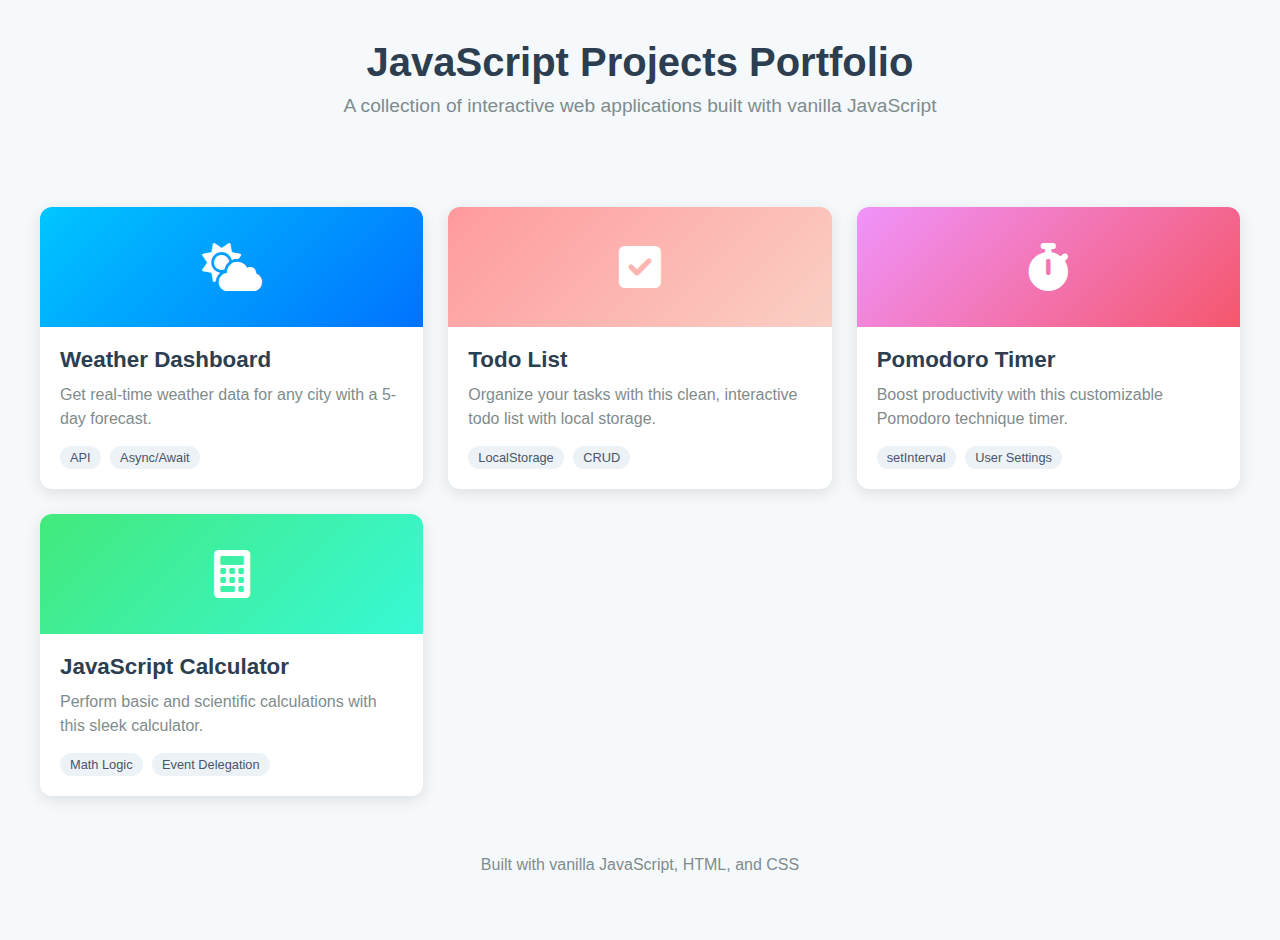
<file: index.html>
<!DOCTYPE html>
<html lang="en">
<head>
    <meta charset="UTF-8">
    <meta name="viewport" content="width=device-width, initial-scale=1.0">
    <title>JavaScript Projects Portfolio</title>
    <link rel="stylesheet" href="https://cdnjs.cloudflare.com/ajax/libs/font-awesome/6.0.0-beta3/css/all.min.css">
    <style>
        * {
            margin: 0;
            padding: 0;
            box-sizing: border-box;
            font-family: 'Segoe UI', Tahoma, Geneva, Verdana, sans-serif;
        }

        body {
            background-color: #f5f9fc;
            color: #333;
            min-height: 100vh;
            padding: 20px;
        }

        .container {
            max-width: 1200px;
            margin: 0 auto;
        }

        header {
            text-align: center;
            margin-bottom: 40px;
            padding: 20px;
        }

        h1 {
            font-size: 2.5rem;
            margin-bottom: 10px;
            color: #2c3e50;
        }

        .subtitle {
            font-size: 1.2rem;
            color: #7f8c8d;
            margin-bottom: 30px;
        }

        .projects-grid {
            display: grid;
            grid-template-columns: repeat(auto-fill, minmax(300px, 1fr));
            gap: 25px;
            margin-bottom: 40px;
        }

        .project-card {
            background-color: white;
            border-radius: 12px;
            box-shadow: 0 4px 15px rgba(0, 0, 0, 0.1);
            overflow: hidden;
            transition: transform 0.3s ease, box-shadow 0.3s ease;
            cursor: pointer;
            position: relative;
        }

        .project-card:hover {
            transform: translateY(-5px);
            box-shadow: 0 10px 20px rgba(0, 0, 0, 0.15);
        }

        .card-icon {
            height: 120px;
            display: flex;
            align-items: center;
            justify-content: center;
            font-size: 3rem;
            background: linear-gradient(135deg, #6a11cb 0%, #2575fc 100%);
            color: white;
        }

        .card-icon.weather {
            background: linear-gradient(135deg, #00c6ff 0%, #0072ff 100%);
        }

        .card-icon.todo {
            background: linear-gradient(135deg, #ff9a9e 0%, #fad0c4 100%);
        }

        .card-icon.timer {
            background: linear-gradient(135deg, #f093fb 0%, #f5576c 100%);
        }

        .card-icon.calculator {
            background: linear-gradient(135deg, #43e97b 0%, #38f9d7 100%);
        }


        .card-content {
            padding: 20px;
        }

        .card-title {
            font-size: 1.4rem;
            font-weight: 600;
            margin-bottom: 10px;
            color: #2c3e50;
        }

        .card-description {
            color: #7f8c8d;
            line-height: 1.5;
        }

        .card-tag {
            display: inline-block;
            background-color: #edf2f7;
            color: #4a5568;
            font-size: 0.8rem;
            padding: 4px 10px;
            border-radius: 30px;
            margin-top: 15px;
            margin-right: 5px;
        }

        #app-container {
            display: flex;
            flex-direction: column;
            height: 100vh;
        }

        #main-view {
            flex: 1;
        }

        #project-view {
            display: none;
            flex: 1;
            height: 100%;
        }

        #project-iframe {
            width: 100%;
            height: calc(100vh - 60px);
            border: none;
        }

        .back-button {
            position: fixed;
            top: 20px;
            left: 20px;
            z-index: 10;
            background-color: white;
            color: #333;
            border: none;
            border-radius: 50%;
            width: 50px;
            height: 50px;
            box-shadow: 0 2px 10px rgba(0, 0, 0, 0.1);
            cursor: pointer;
            display: flex;
            align-items: center;
            justify-content: center;
            font-size: 1.5rem;
            transition: all 0.3s ease;
        }

        .back-button:hover {
            background-color: #f8f9fa;
            transform: scale(1.05);
        }

        footer {
            text-align: center;
            padding: 20px;
            margin-top: 40px;
            color: #7f8c8d;
        }

        /* Animation */
        @keyframes fadeIn {
            from { opacity: 0; }
            to { opacity: 1; }
        }

        .fadeIn {
            animation: fadeIn 0.5s ease-in-out;
        }
    </style>
</head>
<body>
    <div id="app-container">
        <div id="main-view" class="fadeIn">
            <div class="container">
                <header>
                    <h1>JavaScript Projects Portfolio</h1>
                    <p class="subtitle">A collection of interactive web applications built with vanilla JavaScript</p>
                </header>

                <div class="projects-grid">
                    <!-- Weather App -->
                    <div class="project-card" data-project="weather">
                        <div class="card-icon weather">
                            <i class="fas fa-cloud-sun"></i>
                        </div>
                        <div class="card-content">
                            <h3 class="card-title">Weather Dashboard</h3>
                            <p class="card-description">Get real-time weather data for any city with a 5-day forecast.</p>
                            <span class="card-tag">API</span>
                            <span class="card-tag">Async/Await</span>
                        </div>
                    </div>

                    <!-- Todo App -->
                    <div class="project-card" data-project="todo">
                        <div class="card-icon todo">
                            <i class="fas fa-check-square"></i>
                        </div>
                        <div class="card-content">
                            <h3 class="card-title">Todo List</h3>
                            <p class="card-description">Organize your tasks with this clean, interactive todo list with local storage.</p>
                            <span class="card-tag">LocalStorage</span>
                            <span class="card-tag">CRUD</span>
                        </div>
                    </div>

                    <!-- Timer App -->
                    <div class="project-card" data-project="timer">
                        <div class="card-icon timer">
                            <i class="fas fa-stopwatch"></i>
                        </div>
                        <div class="card-content">
                            <h3 class="card-title">Pomodoro Timer</h3>
                            <p class="card-description">Boost productivity with this customizable Pomodoro technique timer.</p>
                            <span class="card-tag">setInterval</span>
                            <span class="card-tag">User Settings</span>
                        </div>
                    </div>

                    <!-- Calculator -->
                    <div class="project-card" data-project="calculator">
                        <div class="card-icon calculator">
                            <i class="fas fa-calculator"></i>
                        </div>
                        <div class="card-content">
                            <h3 class="card-title">JavaScript Calculator</h3>
                            <p class="card-description">Perform basic and scientific calculations with this sleek calculator.</p>
                            <span class="card-tag">Math Logic</span>
                            <span class="card-tag">Event Delegation</span>
                        </div>
                    </div>
                </div>

                <footer>
                    <p>Built with vanilla JavaScript, HTML, and CSS</p>
                </footer>
            </div>
        </div>

        <div id="project-view">
            <button id="back-button" class="back-button">
                <i class="fas fa-arrow-left"></i>
            </button>
            <iframe id="project-iframe" frameborder="0"></iframe>
        </div>
    </div>

    <script>
        document.addEventListener('DOMContentLoaded', () => {
            const projectCards = document.querySelectorAll('.project-card');
            const mainView = document.getElementById('main-view');
            const projectView = document.getElementById('project-view');
            const projectIframe = document.getElementById('project-iframe');
            const backButton = document.getElementById('back-button');

            // Map project identifiers to their file paths
            const projectPaths = {
                weather: './projects/weather/index.html',
                todo: './projects/todo/index.html',
                timer: './projects/timer/index.html',
                calculator: './projects/calculator/index.html',
                
            };

            // Check if there's a project to load from URL or localStorage
            function checkForProjectToLoad() {
                // First check URL params
                const urlParams = new URLSearchParams(window.location.search);
                const projectParam = urlParams.get('project');
                
                // Then check localStorage
                const storedProject = localStorage.getItem('currentProject');
                
                // URL param takes precedence
                const projectToLoad = projectParam || storedProject;
                
                if (projectToLoad && projectPaths[projectToLoad]) {
                    openProject(projectToLoad);
                }
            }

            // Open project function
            function openProject(projectId) {
                const projectPath = projectPaths[projectId];
                
                // Save current project to localStorage
                localStorage.setItem('currentProject', projectId);
                
                // Update URL without reloading page
                const url = new URL(window.location);
                url.searchParams.set('project', projectId);
                window.history.pushState({}, '', url);
                
                // Load project in iframe
                projectIframe.src = projectPath;
                
                // Hide main view, show project view
                mainView.style.display = 'none';
                projectView.style.display = 'block';
                projectView.classList.add('fadeIn');
            }

            // Return to main function
            function returnToMain() {
                // Remove project from localStorage and URL
                localStorage.removeItem('currentProject');
                const url = new URL(window.location);
                url.searchParams.delete('project');
                window.history.pushState({}, '', url);
                
                // Hide project view, show main view
                projectView.style.display = 'none';
                mainView.style.display = 'block';
                mainView.classList.add('fadeIn');
                
                // Clear iframe source to stop any running processes
                setTimeout(() => {
                    projectIframe.src = '';
                }, 300);
            }

            // Open project when card is clicked
            projectCards.forEach(card => {
                card.addEventListener('click', () => {
                    const projectId = card.getAttribute('data-project');
                    openProject(projectId);
                });
            });

            // Return to main view when back button is clicked
            backButton.addEventListener('click', returnToMain);
            
            // Handle browser back button
            window.addEventListener('popstate', () => {
                const urlParams = new URLSearchParams(window.location.search);
                const projectParam = urlParams.get('project');
                
                if (projectParam && projectPaths[projectParam]) {
                    openProject(projectParam);
                } else {
                    returnToMain();
                }
            });
            
            // Check if we need to load a project on page load
            checkForProjectToLoad();
        });
    </script>
</body>
</html>
</file>
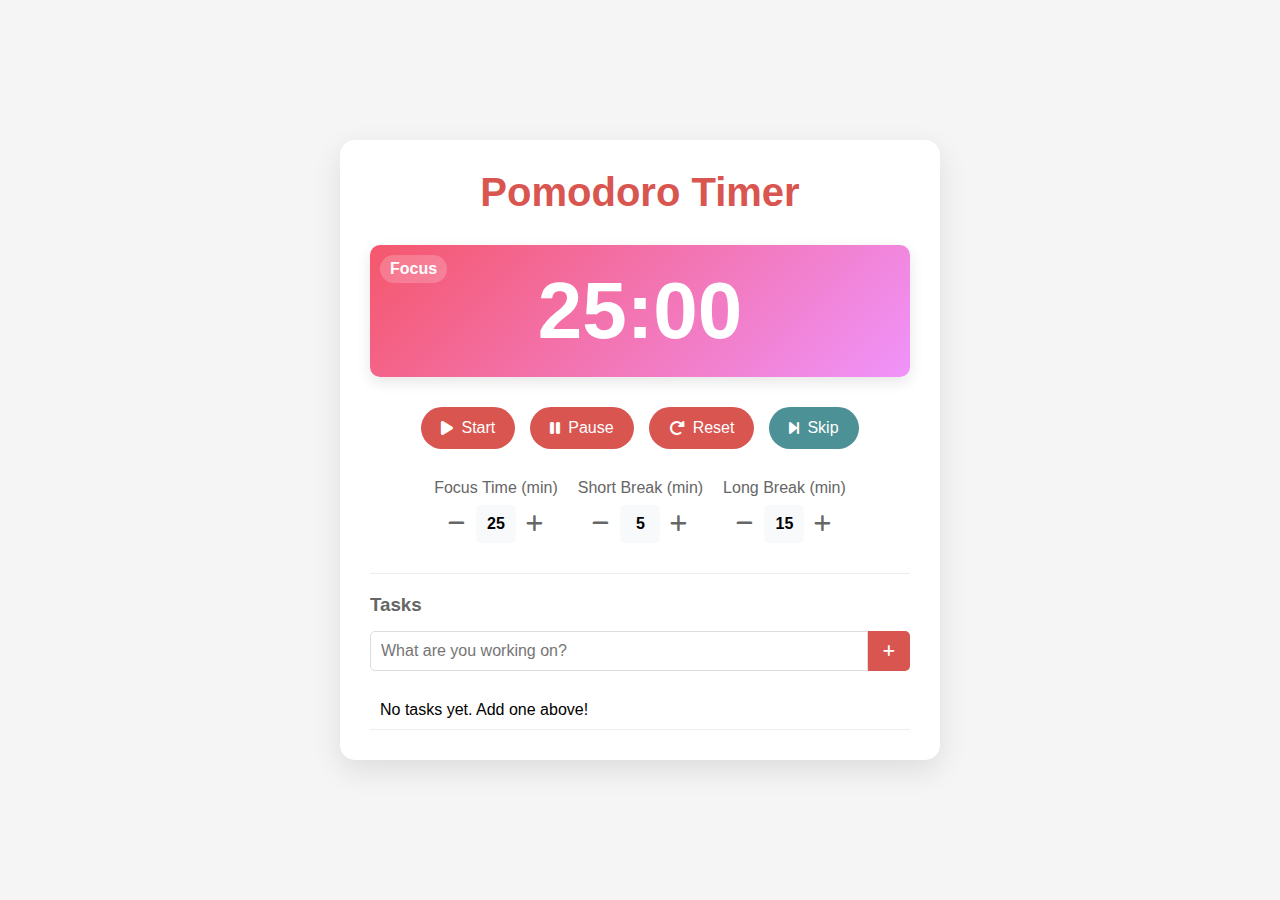
<file: projects/timer/index.html>
<!DOCTYPE html>
<html lang="en">
<head>
    <meta charset="UTF-8">
    <meta name="viewport" content="width=device-width, initial-scale=1.0">
    <title>Pomodoro Timer</title>
    <link rel="stylesheet" href="https://cdnjs.cloudflare.com/ajax/libs/font-awesome/6.0.0-beta3/css/all.min.css">
    <style>
        * {
            margin: 0;
            padding: 0;
            box-sizing: border-box;
            font-family: 'Segoe UI', Tahoma, Geneva, Verdana, sans-serif;
        }

        body {
            background-color: #f5f5f5;
            min-height: 100vh;
            display: flex;
            align-items: center;
            justify-content: center;
            padding: 20px;
        }

        .container {
            max-width: 600px;
            width: 100%;
            background-color: white;
            border-radius: 15px;
            box-shadow: 0 10px 30px rgba(0,0,0,0.1);
            padding: 30px;
            text-align: center;
        }

        h1 {
            color: #d95550;
            margin-bottom: 30px;
            font-size: 2.5rem;
        }

        .timer-display {
            background: linear-gradient(135deg, #f5576c, #f093fb);
            color: white;
            border-radius: 10px;
            font-size: 5rem;
            padding: 20px;
            margin-bottom: 30px;
            box-shadow: 0 5px 15px rgba(0,0,0,0.1);
            font-weight: bold;
            position: relative;
        }

        .session-label {
            position: absolute;
            top: 10px;
            left: 10px;
            font-size: 1rem;
            background-color: rgba(255, 255, 255, 0.2);
            padding: 5px 10px;
            border-radius: 20px;
        }

        .controls {
            display: flex;
            justify-content: center;
            margin-bottom: 30px;
            gap: 15px;
        }

        .btn {
            background-color: #d95550;
            color: white;
            border: none;
            padding: 12px 20px;
            border-radius: 30px;
            cursor: pointer;
            font-size: 1rem;
            transition: all 0.3s ease;
            display: flex;
            align-items: center;
            justify-content: center;
            gap: 8px;
        }

        .btn:hover {
            background-color: #c04a46;
            transform: translateY(-2px);
        }

        .btn:active {
            transform: translateY(0);
        }

        .btn-secondary {
            background-color: #4c9195;
        }

        .btn-secondary:hover {
            background-color: #3b7478;
        }

        .settings {
            display: flex;
            justify-content: center;
            margin-bottom: 20px;
            gap: 20px;
        }

        .setting-group {
            display: flex;
            flex-direction: column;
            align-items: center;
        }

        .setting-group label {
            margin-bottom: 8px;
            color: #666;
        }

        .time-setting {
            display: flex;
            align-items: center;
            gap: 10px;
        }

        .time-display {
            background-color: #f8f9fa;
            padding: 10px;
            border-radius: 5px;
            min-width: 40px;
            font-weight: bold;
        }

        .increment-btn, .decrement-btn {
            background: none;
            border: none;
            font-size: 1.2rem;
            cursor: pointer;
            color: #666;
            transition: color 0.3s;
        }

        .increment-btn:hover, .decrement-btn:hover {
            color: #d95550;
        }

        .tasks {
            margin-top: 30px;
            text-align: left;
            border-top: 1px solid #eee;
            padding-top: 20px;
        }

        .tasks h3 {
            margin-bottom: 15px;
            color: #666;
        }

        .task-form {
            display: flex;
            margin-bottom: 20px;
        }

        #task-input {
            flex: 1;
            padding: 10px;
            border: 1px solid #ddd;
            border-radius: 5px 0 0 5px;
            font-size: 1rem;
        }

        #add-task-btn {
            padding: 10px 15px;
            background-color: #d95550;
            color: white;
            border: none;
            border-radius: 0 5px 5px 0;
            cursor: pointer;
        }

        .task-list {
            list-style-type: none;
        }

        .task-item {
            display: flex;
            align-items: center;
            padding: 10px;
            border-bottom: 1px solid #eee;
        }

        .task-checkbox {
            margin-right: 10px;
        }

        .task-text {
            flex: 1;
        }

        .completed {
            text-decoration: line-through;
            color: #999;
        }

        .task-delete {
            background: none;
            border: none;
            color: #d95550;
            cursor: pointer;
            font-size: 1rem;
        }

        @media (max-width: 576px) {
            .timer-display {
                font-size: 4rem;
            }

            .settings {
                flex-direction: column;
                gap: 15px;
            }

            .controls {
                flex-wrap: wrap;
            }
        }

        /* Timer animations */
        @keyframes pulse {
            0% { transform: scale(1); }
            50% { transform: scale(1.03); }
            100% { transform: scale(1); }
        }

        .pulse {
            animation: pulse 1s infinite;
        }
    </style>
</head>
<body>
    <div class="container">
        <h1>Pomodoro Timer</h1>
        
        <div class="timer-display" id="timer">
            <span class="session-label" id="session-label">Focus</span>
            <span id="time-left">25:00</span>
        </div>
        
        <div class="controls">
            <button class="btn" id="start-btn">
                <i class="fas fa-play"></i> Start
            </button>
            <button class="btn" id="pause-btn" disabled>
                <i class="fas fa-pause"></i> Pause
            </button>
            <button class="btn" id="reset-btn">
                <i class="fas fa-redo-alt"></i> Reset
            </button>
            <button class="btn btn-secondary" id="skip-btn">
                <i class="fas fa-step-forward"></i> Skip
            </button>
        </div>
        
        <div class="settings">
            <div class="setting-group">
                <label>Focus Time (min)</label>
                <div class="time-setting">
                    <button class="decrement-btn" id="focus-decrement">
                        <i class="fas fa-minus"></i>
                    </button>
                    <span class="time-display" id="focus-time">25</span>
                    <button class="increment-btn" id="focus-increment">
                        <i class="fas fa-plus"></i>
                    </button>
                </div>
            </div>
            
            <div class="setting-group">
                <label>Short Break (min)</label>
                <div class="time-setting">
                    <button class="decrement-btn" id="short-break-decrement">
                        <i class="fas fa-minus"></i>
                    </button>
                    <span class="time-display" id="short-break-time">5</span>
                    <button class="increment-btn" id="short-break-increment">
                        <i class="fas fa-plus"></i>
                    </button>
                </div>
            </div>
            
            <div class="setting-group">
                <label>Long Break (min)</label>
                <div class="time-setting">
                    <button class="decrement-btn" id="long-break-decrement">
                        <i class="fas fa-minus"></i>
                    </button>
                    <span class="time-display" id="long-break-time">15</span>
                    <button class="increment-btn" id="long-break-increment">
                        <i class="fas fa-plus"></i>
                    </button>
                </div>
            </div>
        </div>
        
        <div class="tasks">
            <h3>Tasks</h3>
            <form class="task-form" id="task-form">
                <input type="text" id="task-input" placeholder="What are you working on?">
                <button type="submit" id="add-task-btn">
                    <i class="fas fa-plus"></i>
                </button>
            </form>
            
            <ul class="task-list" id="task-list">
                <!-- Tasks will be added here dynamically -->
            </ul>
        </div>
    </div>
    
    <script>
            document.addEventListener('DOMContentLoaded', () => {
                        // DOM Elements
                        const timerDisplay = document.getElementById('timer');
                        const timeLeft = document.getElementById('time-left');
                        const sessionLabel = document.getElementById('session-label');
                        const startBtn = document.getElementById('start-btn');
                        const pauseBtn = document.getElementById('pause-btn');
                        const resetBtn = document.getElementById('reset-btn');
                        const skipBtn = document.getElementById('skip-btn');
                        
                        // Settings elements
                        const focusTime = document.getElementById('focus-time');
                        const shortBreakTime = document.getElementById('short-break-time');
                        const longBreakTime = document.getElementById('long-break-time');
                        const focusIncrement = document.getElementById('focus-increment');
                        const focusDecrement = document.getElementById('focus-decrement');
                        const shortBreakIncrement = document.getElementById('short-break-increment');
                        const shortBreakDecrement = document.getElementById('short-break-decrement');
                        const longBreakIncrement = document.getElementById('long-break-increment');
                        const longBreakDecrement = document.getElementById('long-break-decrement');
                        
                        // Task elements
                        const taskForm = document.getElementById('task-form');
                        const taskInput = document.getElementById('task-input');
                        const taskList = document.getElementById('task-list');
                        
                        // Timer state
                        const timerState = {
                            minutes: parseInt(focusTime.textContent),
                            seconds: 0,
                            isRunning: false,
                            timerId: null,
                            mode: 'focus', // 'focus', 'shortBreak', 'longBreak'
                            completedPomodoros: 0
                        };
                        
                        // Load tasks from localStorage
                        let tasks = JSON.parse(localStorage.getItem('pomodoro-tasks')) || [];
                        
                        // Initialize
                        renderTime();
                        renderTasks();
                        
                        // Event listeners
                        startBtn.addEventListener('click', startTimer);
                        pauseBtn.addEventListener('click', pauseTimer);
                        resetBtn.addEventListener('click', resetTimer);
                        skipBtn.addEventListener('click', skipSession);
                        
                        // Settings event listeners
                        focusIncrement.addEventListener('click', () => updateSetting('focus', 1));
                        focusDecrement.addEventListener('click', () => updateSetting('focus', -1));
                        shortBreakIncrement.addEventListener('click', () => updateSetting('shortBreak', 1));
                        shortBreakDecrement.addEventListener('click', () => updateSetting('shortBreak', -1));
                        longBreakIncrement.addEventListener('click', () => updateSetting('longBreak', 1));
                        longBreakDecrement.addEventListener('click', () => updateSetting('longBreak', -1));
                        
                        // Task event listeners
                        taskForm.addEventListener('submit', (e) => {
                            e.preventDefault();
                            addTask();
                        });
                        
                        taskList.addEventListener('click', (e) => {
                            const target = e.target;
                            if (target.classList.contains('task-checkbox')) {
                                toggleTask(target.closest('.task-item').dataset.id);
                            } else if (target.classList.contains('task-delete') || target.closest('.task-delete')) {
                                deleteTask(target.closest('.task-item').dataset.id);
                            }
                        });
                        
                        // Timer functions
                        function startTimer() {
                            if (timerState.isRunning) return;
                            
                            // Toggle button states
                            startBtn.disabled = true;
                            pauseBtn.disabled = false;
                            
                            timerState.isRunning = true;
                            timerDisplay.classList.add('pulse');
                            
                            timerState.timerId = setInterval(() => {
                                updateTimer();
                                renderTime();
                                
                                if (timerState.minutes === 0 && timerState.seconds === 0) {
                                    finishSession();
                                }
                            }, 1000);
                        }
                        
                        function pauseTimer() {
                            if (!timerState.isRunning) return;
                            
                            // Toggle button states
                            startBtn.disabled = false;
                            pauseBtn.disabled = true;
                            
                            clearInterval(timerState.timerId);
                            timerState.isRunning = false;
                            timerDisplay.classList.remove('pulse');
                        }
                        
                        function resetTimer() {
                            pauseTimer();
                            
                            // Reset to current mode's full time
                            setCurrentModeTime();
                            renderTime();
                        }
                        
                        function updateTimer() {
                            if (timerState.seconds === 0) {
                                if (timerState.minutes === 0) {
                                    return; // Timer finished
                                }
                                timerState.minutes--;
                                timerState.seconds = 59;
                            } else {
                                timerState.seconds--;
                            }
                        }
                        
                        function renderTime() {
                            const minutesStr = timerState.minutes.toString().padStart(2, '0');
                            const secondsStr = timerState.seconds.toString().padStart(2, '0');
                            timeLeft.textContent = `${minutesStr}:${secondsStr}`;
                        }
                        
                        function finishSession() {
                            // Play notification sound (browser may block this without user interaction)
                            try {
                                const audio = new Audio('https://assets.mixkit.co/sfx/preview/mixkit-alarm-digital-clock-beep-989.mp3');
                                audio.play();
                            } catch (error) {
                                console.log('Audio could not be played:', error);
                            }
                            
                            pauseTimer();
                            
                            if (timerState.mode === 'focus') {
                                timerState.completedPomodoros++;
                                
                                // Every 4 pomodoros, take a long break, otherwise a short break
                                if (timerState.completedPomodoros % 4 === 0) {
                                    switchMode('longBreak');
                                } else {
                                    switchMode('shortBreak');
                                }
                            } else {
                                // After a break, switch back to focus
                                switchMode('focus');
                            }
                        }
                        
                        function skipSession() {
                            pauseTimer();
                            
                            // Skip to next session type
                            if (timerState.mode === 'focus') {
                                if (timerState.completedPomodoros % 4 === 3) {
                                    // If this would have been the 4th pomodoro, go to long break
                                    switchMode('longBreak');
                                } else {
                                    switchMode('shortBreak');
                                }
                            } else {
                                switchMode('focus');
                            }
                        }
                        
                        function switchMode(mode) {
                            timerState.mode = mode;
                            
                            // Update session label
                            if (mode === 'focus') {
                                sessionLabel.textContent = 'Focus';
                                timerDisplay.style.background = 'linear-gradient(135deg, #f5576c, #f093fb)';
                            } else if (mode === 'shortBreak') {
                                sessionLabel.textContent = 'Short Break';
                                timerDisplay.style.background = 'linear-gradient(135deg, #4ca2cd, #67B26F)';
                            } else if (mode === 'longBreak') {
                                sessionLabel.textContent = 'Long Break';
                                timerDisplay.style.background = 'linear-gradient(135deg, #3494E6, #EC6EAD)';
                            }
                            
                            // Reset timer to appropriate duration
                            setCurrentModeTime();
                            renderTime();
                        }
                        
                        function setCurrentModeTime() {
                            if (timerState.mode === 'focus') {
                                timerState.minutes = parseInt(focusTime.textContent);
                            } else if (timerState.mode === 'shortBreak') {
                                timerState.minutes = parseInt(shortBreakTime.textContent);
                            } else if (timerState.mode === 'longBreak') {
                                timerState.minutes = parseInt(longBreakTime.textContent);
                            }
                            timerState.seconds = 0;
                        }
                        
                        function updateSetting(setting, change) {
                            let element, minValue = 1, maxValue = 60;
                            
                            if (setting === 'focus') {
                                element = focusTime;
                            } else if (setting === 'shortBreak') {
                                element = shortBreakTime;
                            } else if (setting === 'longBreak') {
                                element = longBreakTime;
                            }
                            
                            let currentValue = parseInt(element.textContent);
                            let newValue = currentValue + change;
                            
                            // Ensure value is within bounds
                            newValue = Math.max(minValue, Math.min(maxValue, newValue));
                            
                            element.textContent = newValue;
                            
                            // If timer is not running and in the relevant mode, update current timer
                            if (!timerState.isRunning && timerState.mode === setting) {
                                timerState.minutes = newValue;
                                timerState.seconds = 0;
                                renderTime();
                            }
                        }
                        
                        // Task functions
                        function addTask() {
                            const taskText = taskInput.value.trim();
                            if (!taskText) return;
                            
                            const task = {
                                id: Date.now().toString(),
                                text: taskText,
                                completed: false
                            };
                            
                            tasks.push(task);
                            saveTasks();
                            renderTasks();
                            
                            taskInput.value = '';
                            taskInput.focus();
                        }
                        
                        function toggleTask(id) {
                            tasks = tasks.map(task => {
                                if (task.id === id) {
                                    return {...task, completed: !task.completed};
                                }
                                return task;
                            });
                            
                            saveTasks();
                            renderTasks();
                        }
                        
                        function deleteTask(id) {
                            tasks = tasks.filter(task => task.id !== id);
                            saveTasks();
                            renderTasks();
                        }
                        
                        function saveTasks() {
                            localStorage.setItem('pomodoro-tasks', JSON.stringify(tasks));
                        }
                        
                        function renderTasks() {
                            taskList.innerHTML = '';
                            
                            if (tasks.length === 0) {
                                taskList.innerHTML = '<li class="task-item">No tasks yet. Add one above!</li>';
                                return;
                            }
                            
                            tasks.forEach(task => {
                                const taskItem = document.createElement('li');
                                taskItem.classList.add('task-item');
                                taskItem.dataset.id = task.id;
                                
                                const checkbox = document.createElement('input');
                                checkbox.type = 'checkbox';
                                checkbox.classList.add('task-checkbox');
                                checkbox.checked = task.completed;
                                
                                const taskText = document.createElement('span');
                                taskText.classList.add('task-text');
                                if (task.completed) {
                                    taskText.classList.add('completed');
                                }
                                taskText.textContent = task.text;
                                
                                const deleteBtn = document.createElement('button');
                                deleteBtn.classList.add('task-delete');
                                deleteBtn.innerHTML = '<i class="fas fa-trash"></i>';
                                
                                taskItem.appendChild(checkbox);
                                taskItem.appendChild(taskText);
                                taskItem.appendChild(deleteBtn);
                                
                                taskList.appendChild(taskItem);
                            });
                        }
            })
    </script>
</body>
</html>
</file>
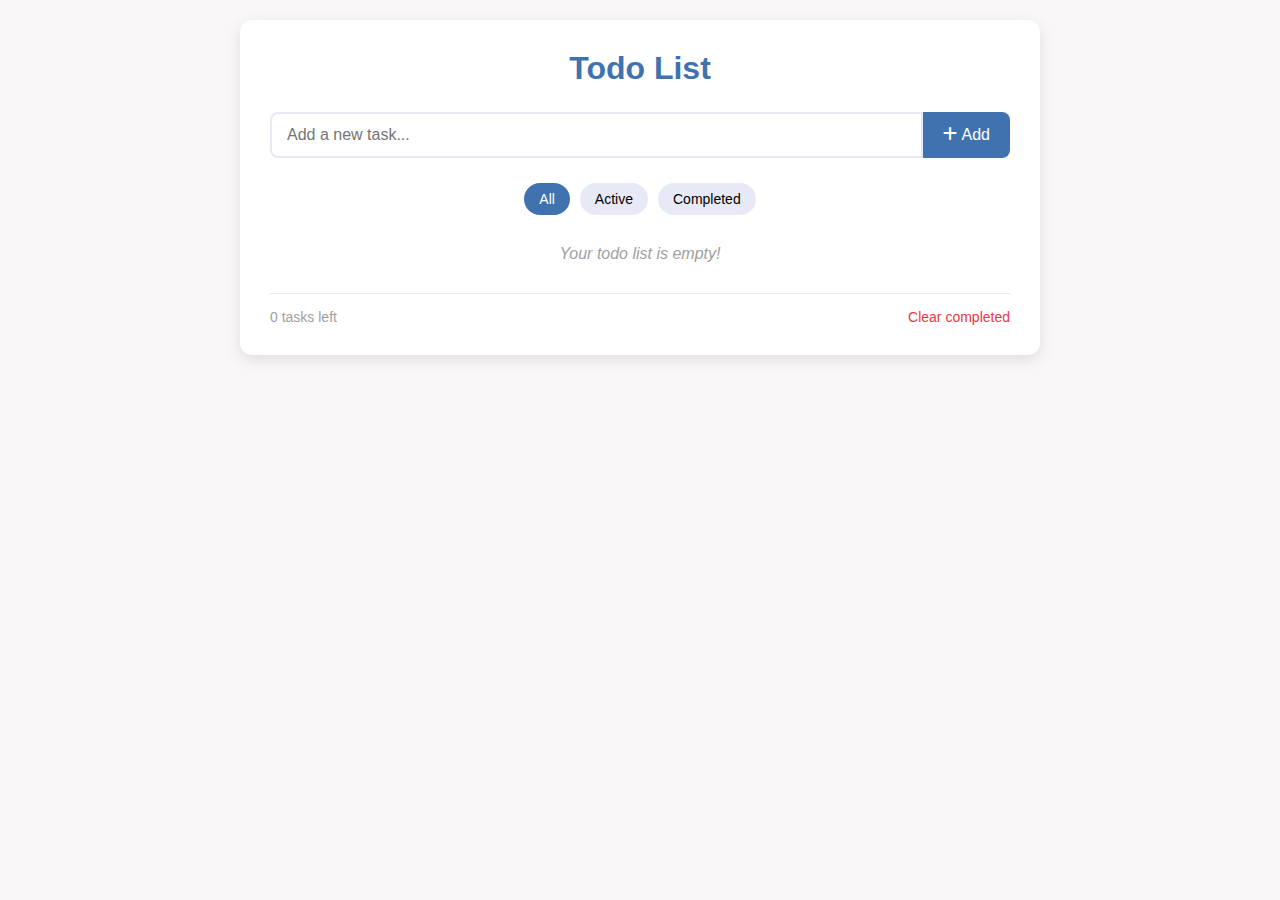
<file: projects/todo/index.html>
<!DOCTYPE html>
<html lang="en">
<head>
    <meta charset="UTF-8">
    <meta name="viewport" content="width=device-width, initial-scale=1.0">
    <title>Todo List App</title>
    <link rel="stylesheet" href="https://cdnjs.cloudflare.com/ajax/libs/font-awesome/6.0.0-beta3/css/all.min.css">
    <style>
        * {
            margin: 0;
            padding: 0;
            box-sizing: border-box;
            font-family: 'Segoe UI', Tahoma, Geneva, Verdana, sans-serif;
        }

        body {
            background-color: #f9f7f7;
            min-height: 100vh;
            padding: 20px;
        }

        .container {
            max-width: 800px;
            margin: 0 auto;
            background-color: white;
            border-radius: 12px;
            box-shadow: 0 5px 15px rgba(0, 0, 0, 0.1);
            padding: 30px;
        }

        h1 {
            text-align: center;
            margin-bottom: 25px;
            color: #3f72af;
            font-size: 2rem;
        }

        .add-form {
            display: flex;
            margin-bottom: 25px;
        }

        #task-input {
            flex: 1;
            padding: 12px 15px;
            border: 2px solid #e7eaf6;
            border-radius: 8px 0 0 8px;
            font-size: 16px;
            transition: border-color 0.3s;
        }

        #task-input:focus {
            outline: none;
            border-color: #3f72af;
        }

        #add-button {
            padding: 12px 20px;
            background-color: #3f72af;
            color: white;
            border: none;
            border-radius: 0 8px 8px 0;
            cursor: pointer;
            font-size: 16px;
            transition: background-color 0.3s;
        }

        #add-button:hover {
            background-color: #112d4e;
        }

        .filters {
            display: flex;
            justify-content: center;
            margin-bottom: 20px;
            gap: 10px;
        }

        .filter-btn {
            padding: 8px 15px;
            background-color: #e7eaf6;
            border: none;
            border-radius: 20px;
            cursor: pointer;
            transition: all 0.3s;
            font-size: 14px;
        }

        .filter-btn.active {
            background-color: #3f72af;
            color: white;
        }

        .todo-list {
            list-style-type: none;
        }

        .todo-item {
            display: flex;
            align-items: center;
            padding: 15px;
            border-bottom: 1px solid #e7eaf6;
            animation: fadeIn 0.3s;
        }

        @keyframes fadeIn {
            from { opacity: 0; transform: translateY(10px); }
            to { opacity: 1; transform: translateY(0); }
        }

        .todo-item:last-child {
            border-bottom: none;
        }

        .todo-checkbox {
            margin-right: 15px;
            height: 20px;
            width: 20px;
            cursor: pointer;
            accent-color: #3f72af;
        }

        .todo-text {
            flex: 1;
            font-size: 16px;
            transition: all 0.3s;
        }

        .completed .todo-text {
            text-decoration: line-through;
            color: #a0a0a0;
        }

        .todo-actions {
            display: flex;
            gap: 10px;
        }

        .todo-edit, .todo-delete {
            background: none;
            border: none;
            font-size: 16px;
            cursor: pointer;
            transition: color 0.3s;
        }

        .todo-edit {
            color: #3f72af;
        }

        .todo-delete {
            color: #e63946;
        }

        .todo-edit:hover {
            color: #112d4e;
        }

        .todo-delete:hover {
            color: #c1121f;
        }

        .edit-form {
            display: flex;
            flex: 1;
        }

        .edit-input {
            flex: 1;
            padding: 8px 12px;
            border: 2px solid #3f72af;
            border-radius: 4px;
            font-size: 16px;
        }

        .save-btn {
            margin-left: 10px;
            padding: 8px 12px;
            background-color: #3f72af;
            color: white;
            border: none;
            border-radius: 4px;
            cursor: pointer;
        }

        .empty-message {
            text-align: center;
            color: #a0a0a0;
            margin: 30px 0;
            font-style: italic;
        }

        .stats {
            display: flex;
            justify-content: space-between;
            margin-top: 20px;
            padding-top: 15px;
            border-top: 1px solid #e7eaf6;
            color: #a0a0a0;
            font-size: 14px;
        }

        .clear-btn {
            background: none;
            border: none;
            color: #e63946;
            cursor: pointer;
            font-size: 14px;
            transition: color 0.3s;
        }

        .clear-btn:hover {
            color: #c1121f;
            text-decoration: underline;
        }
    </style>
</head>
<body>
    <div class="container">
        <h1>Todo List</h1>
        <form class="add-form" id="add-form">
            <input type="text" id="task-input" placeholder="Add a new task..." autocomplete="off">
            <button type="submit" id="add-button">
                <i class="fas fa-plus"></i> Add
            </button>
        </form>
        
        <div class="filters">
            <button class="filter-btn active" data-filter="all">All</button>
            <button class="filter-btn" data-filter="active">Active</button>
            <button class="filter-btn" data-filter="completed">Completed</button>
        </div>
        
        <ul class="todo-list" id="todo-list">
            <!-- Tasks will be added here dynamically -->
        </ul>
        
        <div class="stats">
            <span id="tasks-count">0 tasks left</span>
            <button class="clear-btn" id="clear-completed">Clear completed</button>
        </div>
    </div>

    <script>
        document.addEventListener('DOMContentLoaded', () => {
            const taskInput = document.getElementById('task-input');
            const addForm = document.getElementById('add-form');
            const todoList = document.getElementById('todo-list');
            const tasksCount = document.getElementById('tasks-count');
            const clearCompletedBtn = document.getElementById('clear-completed');
            const filterButtons = document.querySelectorAll('.filter-btn');

            // Load tasks from localStorage
            let tasks = JSON.parse(localStorage.getItem('tasks')) || [];
            let currentFilter = 'all';

            // Initialize UI
            renderTasks();
            updateTasksCount();

            // Event listeners
            addForm.addEventListener('submit', addTask);
            todoList.addEventListener('click', handleTodoClick);
            clearCompletedBtn.addEventListener('click', clearCompleted);
            filterButtons.forEach(button => {
                button.addEventListener('click', () => {
                    filterButtons.forEach(btn => btn.classList.remove('active'));
                    button.classList.add('active');
                    currentFilter = button.getAttribute('data-filter');
                    renderTasks();
                });
            });

            // Add new task
            function addTask(e) {
                e.preventDefault();
                const taskText = taskInput.value.trim();
                
                if (!taskText) {
                    return;
                }
                
                const newTask = {
                    id: Date.now(),
                    text: taskText,
                    completed: false,
                    createdAt: new Date()
                };
                
                tasks.push(newTask);
                saveTasks();
                renderTasks();
                updateTasksCount();
                
                taskInput.value = '';
                taskInput.focus();
            }

            // Toggle task completion
            function toggleTask(id) {
                tasks = tasks.map(task => {
                    if (task.id === id) {
                        return { ...task, completed: !task.completed };
                    }
                    return task;
                });
                
                saveTasks();
                renderTasks();
                updateTasksCount();
            }

            // Delete task
            function deleteTask(id) {
                tasks = tasks.filter(task => task.id !== id);
                saveTasks();
                renderTasks();
                updateTasksCount();
            }

            // Edit task
            function editTask(id, newText) {
                tasks = tasks.map(task => {
                    if (task.id === id) {
                        return { ...task, text: newText };
                    }
                    return task;
                });
                
                saveTasks();
                renderTasks();
            }

            // Clear completed tasks
            function clearCompleted() {
                tasks = tasks.filter(task => !task.completed);
                saveTasks();
                renderTasks();
                updateTasksCount();
            }

            // Handle todo item click events (checkbox, edit, delete)
            function handleTodoClick(e) {
                const todoItem = e.target.closest('.todo-item');
                if (!todoItem) return;
                
                const taskId = parseInt(todoItem.getAttribute('data-id'));
                
                if (e.target.classList.contains('todo-checkbox')) {
                    toggleTask(taskId);
                } else if (e.target.classList.contains('todo-delete') || e.target.closest('.todo-delete')) {
                    deleteTask(taskId);
                } else if (e.target.classList.contains('todo-edit') || e.target.closest('.todo-edit')) {
                    const todoText = todoItem.querySelector('.todo-text');
                    const currentText = todoText.textContent;
                    
                    const editForm = document.createElement('form');
                    editForm.classList.add('edit-form');
                    
                    const editInput = document.createElement('input');
                    editInput.classList.add('edit-input');
                    editInput.type = 'text';
                    editInput.value = currentText;
                    
                    const saveBtn = document.createElement('button');
                    saveBtn.classList.add('save-btn');
                    saveBtn.type = 'submit';
                    saveBtn.innerHTML = '<i class="fas fa-check"></i>';
                    
                    editForm.appendChild(editInput);
                    editForm.appendChild(saveBtn);
                    
                    todoText.replaceWith(editForm);
                    editInput.focus();
                    editInput.select();
                    
                    editForm.addEventListener('submit', (e) => {
                        e.preventDefault();
                        const newText = editInput.value.trim();
                        if (newText) {
                            editTask(taskId, newText);
                        }
                    });
                    
                    editInput.addEventListener('blur', () => {
                        const newText = editInput.value.trim();
                        if (newText) {
                            editTask(taskId, newText);
                        }
                    });
                }
            }

            // Render tasks based on current filter
            function renderTasks() {
                todoList.innerHTML = '';
                
                const filteredTasks = tasks.filter(task => {
                    if (currentFilter === 'active') return !task.completed;
                    if (currentFilter === 'completed') return task.completed;
                    return true;
                });
                
                if (filteredTasks.length === 0) {
                    const emptyMessage = document.createElement('p');
                    emptyMessage.classList.add('empty-message');
                    emptyMessage.textContent = currentFilter === 'all' ? 
                        'Your todo list is empty!' : 
                        `No ${currentFilter} tasks found.`;
                    todoList.appendChild(emptyMessage);
                    return;
                }
                
                filteredTasks.forEach(task => {
                    const todoItem = document.createElement('li');
                    todoItem.classList.add('todo-item');
                    if (task.completed) {
                        todoItem.classList.add('completed');
                    }
                    todoItem.setAttribute('data-id', task.id);
                    
                    const checkbox = document.createElement('input');
                    checkbox.type = 'checkbox';
                    checkbox.classList.add('todo-checkbox');
                    checkbox.checked = task.completed;
                    
                    const todoText = document.createElement('span');
                    todoText.classList.add('todo-text');
                    todoText.textContent = task.text;
                    
                    const todoActions = document.createElement('div');
                    todoActions.classList.add('todo-actions');
                    
                    const editButton = document.createElement('button');
                    editButton.classList.add('todo-edit');
                    editButton.innerHTML = '<i class="fas fa-edit"></i>';
                    
                    const deleteButton = document.createElement('button');
                    deleteButton.classList.add('todo-delete');
                    deleteButton.innerHTML = '<i class="fas fa-trash"></i>';
                    
                    todoActions.appendChild(editButton);
                    todoActions.appendChild(deleteButton);
                    
                    todoItem.appendChild(checkbox);
                    todoItem.appendChild(todoText);
                    todoItem.appendChild(todoActions);
                    
                    todoList.appendChild(todoItem);
                });
            }

            // Update tasks counter
            function updateTasksCount() {
                const activeTasksCount = tasks.filter(task => !task.completed).length;
                tasksCount.textContent = `${activeTasksCount} task${activeTasksCount !== 1 ? 's' : ''} left`;
            }

            // Save tasks to localStorage
            function saveTasks() {
                localStorage.setItem('tasks', JSON.stringify(tasks));
            }
        });
    </script>
</body>
</html>
</file>
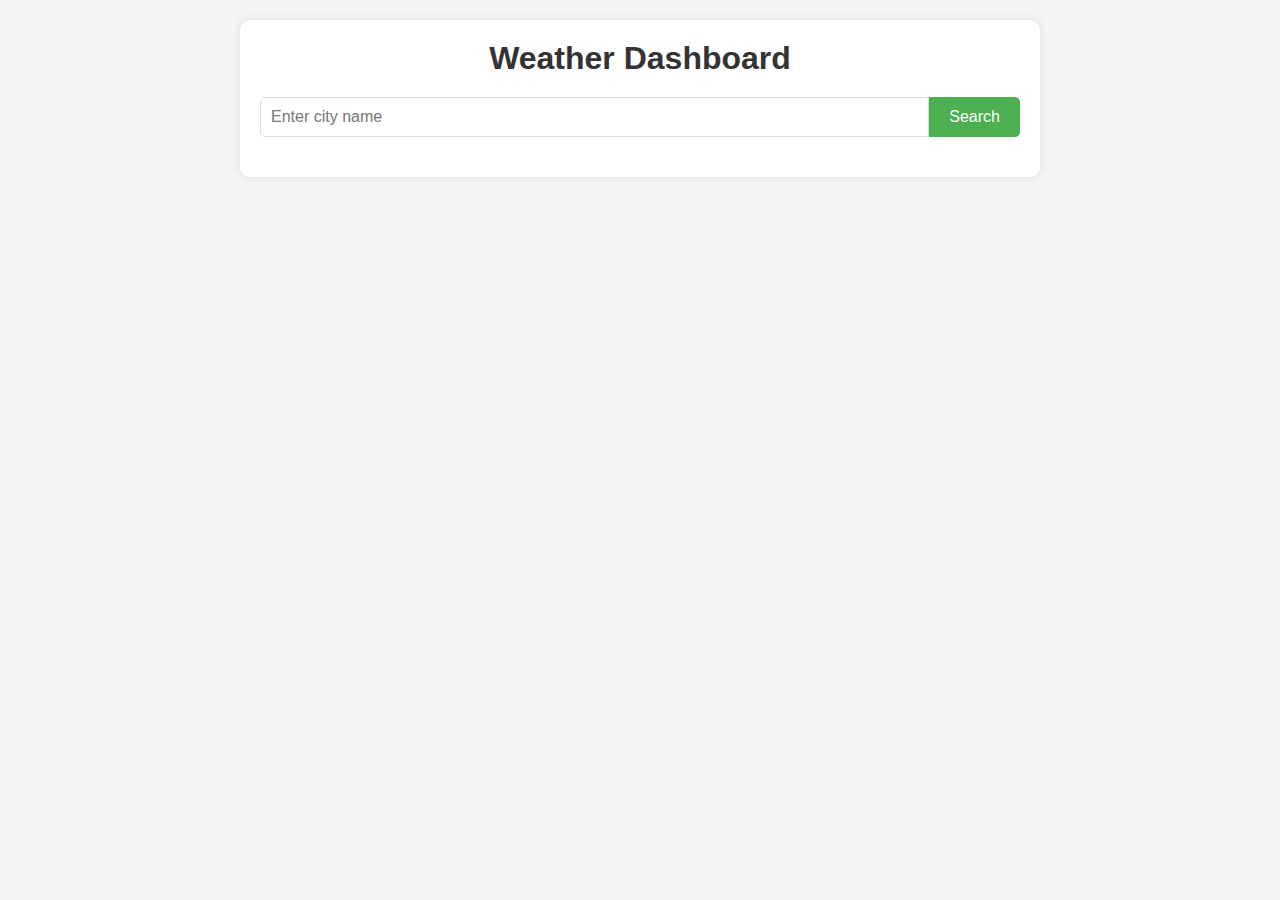
<file: projects/weather/index.html>
<!DOCTYPE html>
<html lang="en">
<head>
    <meta charset="UTF-8">
    <meta name="viewport" content="width=device-width, initial-scale=1.0">
    <title>Weather Dashboard</title>
    <link rel="stylesheet" href="styles.css">
</head>
<body>
    <div class="container">
        <h1>Weather Dashboard</h1>
        <div class="search-container">
            <input type="text" id="city-input" placeholder="Enter city name">
            <button id="search-btn">Search</button>
        </div>
        <div class="weather-container">
            <div id="current-weather" class="hidden">
                <h2 id="city-name"></h2>
                <div class="weather-info">
                    <div id="weather-icon"></div>
                    <div class="weather-details">
                        <p id="temperature"></p>
                        <p id="description"></p>
                        <p id="humidity"></p>
                        <p id="wind-speed"></p>
                    </div>
                </div>
            </div>
            <div id="forecast" class="hidden">
                <h3>5-Day Forecast</h3>
                <div class="forecast-cards" id="forecast-container"></div>
            </div>
            <div id="error-message" class="hidden">
                <p>City not found. Please try again.</p>
            </div>
        </div>
    </div>
    <script src="app.js"></script>
</body>
</html>
</file>
<file: projects/weather/styles.css>
* {
    margin: 0;
    padding: 0;
    box-sizing: border-box;
    font-family: 'Arial', sans-serif;
}

body {
    background-color: #f5f5f5;
    padding: 20px;
}

.container {
    max-width: 800px;
    margin: 0 auto;
    background-color: white;
    border-radius: 10px;
    box-shadow: 0 0 10px rgba(0, 0, 0, 0.1);
    padding: 20px;
}

h1 {
    text-align: center;
    margin-bottom: 20px;
    color: #333;
}

.search-container {
    display: flex;
    margin-bottom: 20px;
}

#city-input {
    flex: 1;
    padding: 10px;
    border: 1px solid #ddd;
    border-radius: 5px 0 0 5px;
    font-size: 16px;
}

#search-btn {
    padding: 10px 20px;
    background-color: #4CAF50;
    color: white;
    border: none;
    border-radius: 0 5px 5px 0;
    cursor: pointer;
    font-size: 16px;
}

#search-btn:hover {
    background-color: #45a049;
}

.weather-container {
    margin-top: 20px;
}

#current-weather {
    padding: 20px;
    background-color: #f9f9f9;
    border-radius: 5px;
    margin-bottom: 20px;
}

.weather-info {
    display: flex;
    align-items: center;
    margin-top: 15px;
}

#weather-icon {
    margin-right: 20px;
}

.weather-details p {
    margin-bottom: 8px;
    font-size: 18px;
}

#forecast {
    margin-top: 30px;
}

#forecast h3 {
    margin-bottom: 15px;
}

.forecast-cards {
    display: flex;
    overflow-x: auto;
    gap: 15px;
}

.forecast-card {
    background-color: #f0f8ff;
    border-radius: 5px;
    padding: 15px;
    min-width: 140px;
    text-align: center;
}

.forecast-date {
    font-weight: bold;
    margin-bottom: 10px;
}

.forecast-temp {
    margin: 10px 0;
}

.hidden {
    display: none;
}

#error-message {
    background-color: #ffebee;
    color: #c62828;
    padding: 10px;
    border-radius: 5px;
    text-align: center;
}
</file>
